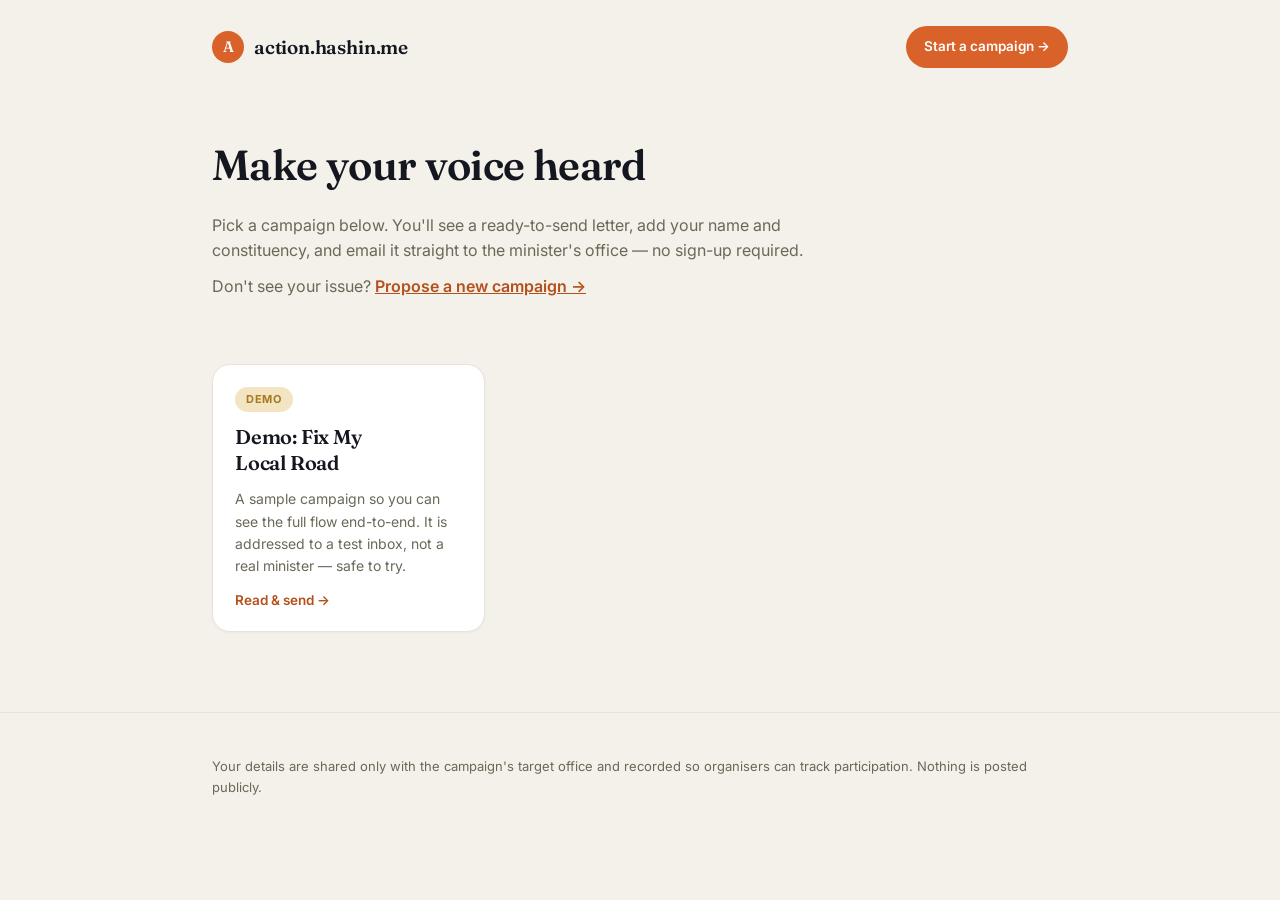
<file: index.html>
<!doctype html>
<html lang="en">
<head>
<meta charset="utf-8">
<meta name="viewport" content="width=device-width, initial-scale=1">
<title>Action &mdash; Write to your Minister</title>
<meta name="description" content="Pick a campaign, review the drafted letter, and email your minister in one click. No registration needed.">
<link rel="preconnect" href="https://fonts.googleapis.com">
<link rel="preconnect" href="https://fonts.gstatic.com" crossorigin>
<link href="https://fonts.googleapis.com/css2?family=Inter:wght@400;500;600;700;800&family=Fraunces:opsz,wght@9..144,500;9..144,600;9..144,700&display=swap" rel="stylesheet">
<link rel="stylesheet" href="assets/css/style.css">
</head>
<body>
<header class="site">
  <div class="wrap">
    <a class="brand" href="index.html">
      <span class="mark">A</span>
      <span class="name">action.hashin.me</span>
    </a>
    <a class="tagline" href="start-campaign.html">Start a campaign &rarr;</a>
  </div>
</header>

<main>
  <div class="wrap">
    <section class="hero">
      <h1>Make your voice heard</h1>
      <p>Pick a campaign below. You'll see a ready-to-send letter, add your name and constituency, and email it straight to the minister's office &mdash; no sign-up required.</p>
      <p>Don't see your issue? <a href="start-campaign.html">Propose a new campaign &rarr;</a></p>
    </section>

    <div id="campaignGrid" class="campaign-grid">
      <p>Loading campaigns&hellip;</p>
    </div>
  </div>
</main>

<footer class="site">
  <div class="wrap">
    <p>Your details are shared only with the campaign's target office and recorded so organisers can track participation. Nothing is posted publicly.</p>
  </div>
</footer>

<script src="assets/js/config.js"></script>
<script src="assets/js/app.js"></script>
<script>renderHomepage();</script>
</body>
</html>
</file>
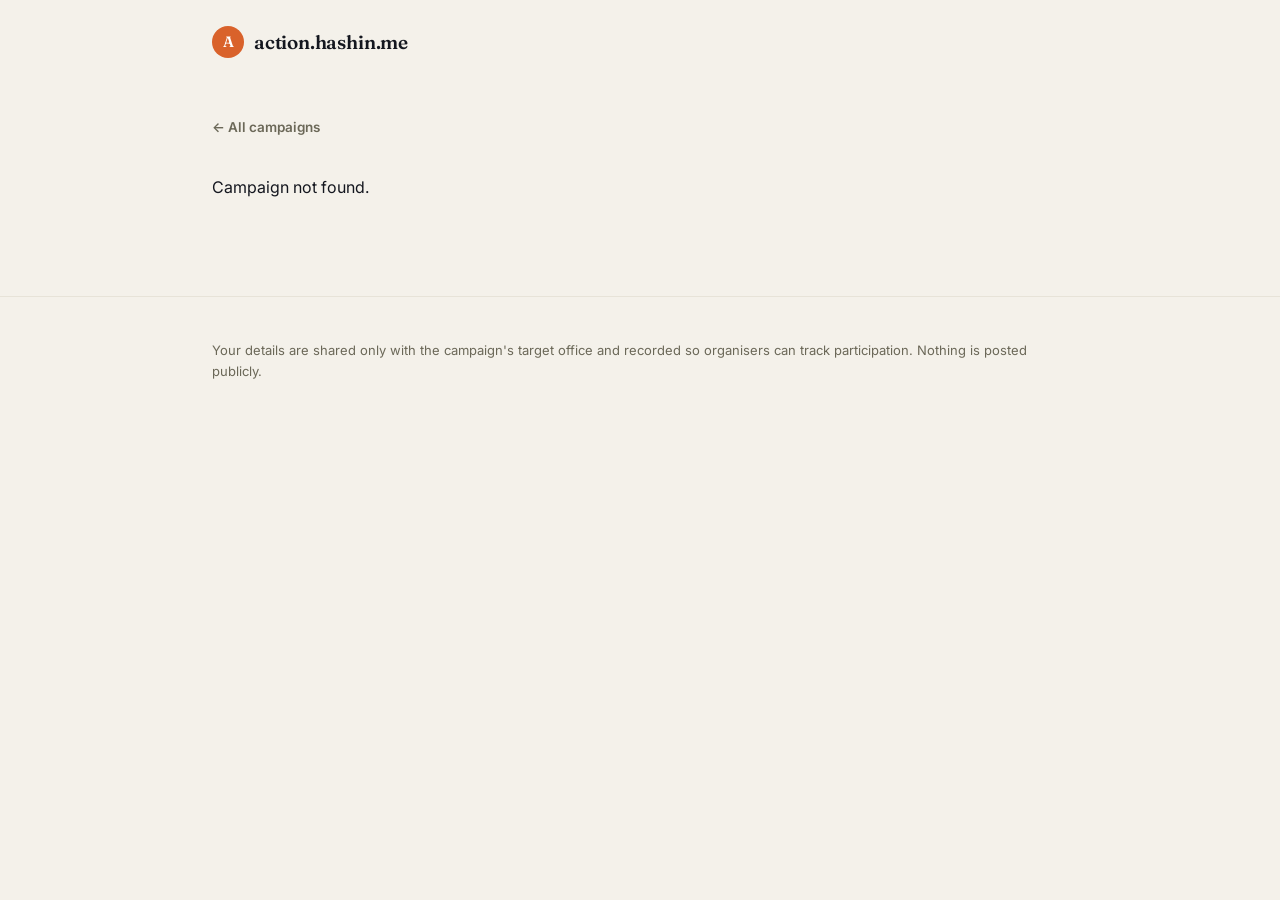
<file: campaign.html>
<!doctype html>
<html lang="en">
<head>
<meta charset="utf-8">
<meta name="viewport" content="width=device-width, initial-scale=1">
<title>Campaign &mdash; action.hashin.me</title>
<link rel="preconnect" href="https://fonts.googleapis.com">
<link rel="preconnect" href="https://fonts.gstatic.com" crossorigin>
<link href="https://fonts.googleapis.com/css2?family=Inter:wght@400;500;600;700;800&family=Fraunces:opsz,wght@9..144,500;9..144,600;9..144,700&display=swap" rel="stylesheet">
<link rel="stylesheet" href="assets/css/style.css">
</head>
<body>
<header class="site">
  <div class="wrap">
    <a class="brand" href="index.html">
      <span class="mark">A</span>
      <span class="name">action.hashin.me</span>
    </a>
  </div>
</header>

<main>
  <div class="wrap" id="campaignRoot">
    <a class="back-link" href="index.html">&larr; All campaigns</a>
    <p>Loading&hellip;</p>
  </div>
</main>

<footer class="site">
  <div class="wrap">
    <p>Your details are shared only with the campaign's target office and recorded so organisers can track participation. Nothing is posted publicly.</p>
  </div>
</footer>

<script src="assets/js/config.js"></script>
<script src="assets/js/app.js"></script>
<script>renderCampaignPage();</script>
</body>
</html>
</file>
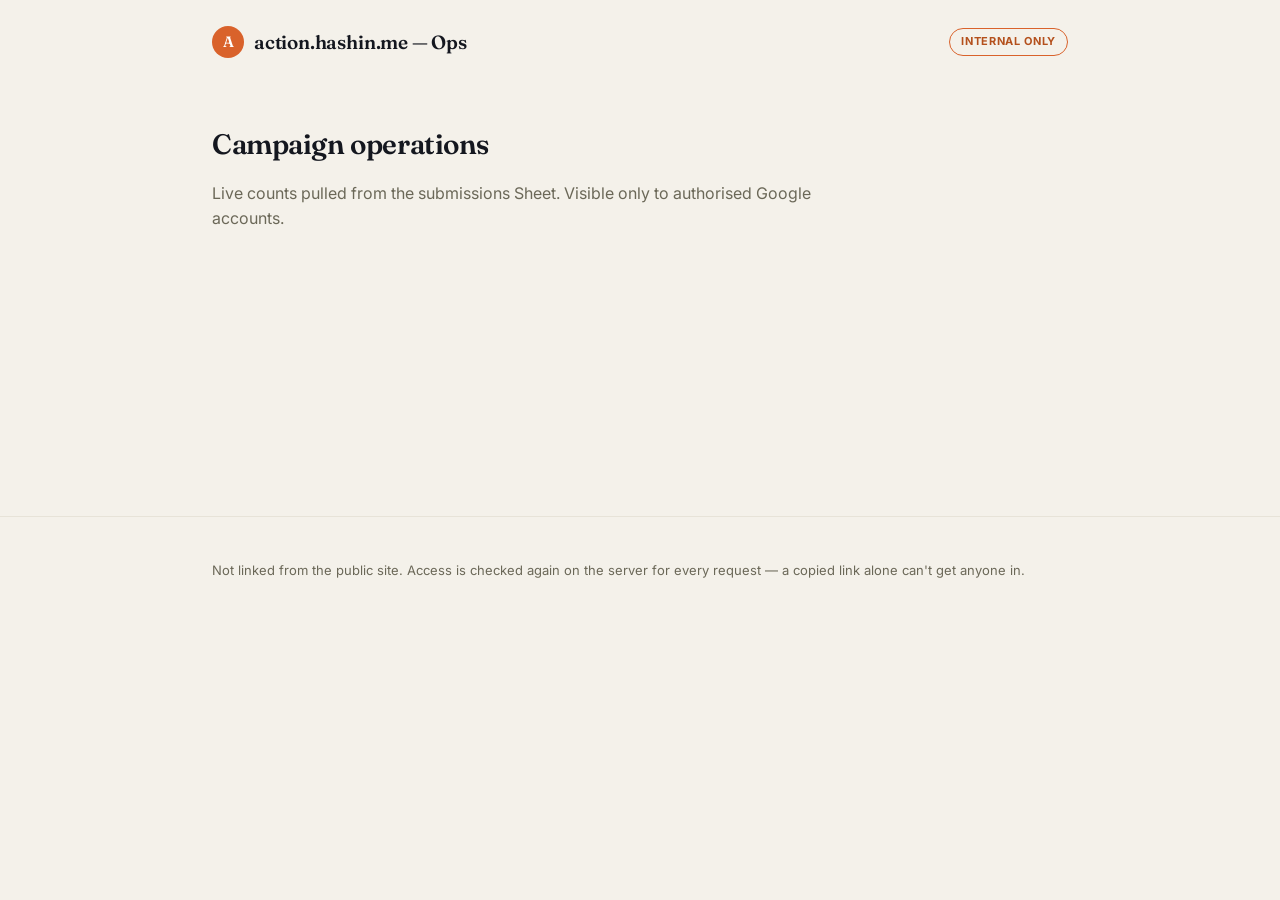
<file: ops.html>
<!doctype html>
<html lang="en">
<head>
<meta charset="utf-8">
<meta name="viewport" content="width=device-width, initial-scale=1">
<meta name="robots" content="noindex, nofollow">
<title>Ops — action.hashin.me</title>
<link rel="preconnect" href="https://fonts.googleapis.com">
<link rel="preconnect" href="https://fonts.gstatic.com" crossorigin>
<link href="https://fonts.googleapis.com/css2?family=Inter:wght@400;500;600;700;800&family=Fraunces:opsz,wght@9..144,500;9..144,600;9..144,700&display=swap" rel="stylesheet">
<link rel="stylesheet" href="assets/css/style.css">
<script src="https://accounts.google.com/gsi/client" async defer></script>
</head>
<body>
<header class="site">
  <div class="wrap">
    <a class="brand" href="index.html">
      <span class="mark">A</span>
      <span class="name">action.hashin.me &mdash; Ops</span>
    </a>
    <span class="badge outline">Internal only</span>
  </div>
</header>

<main>
  <div class="wrap">
    <section class="hero" style="border-bottom:none;margin-bottom:0">
      <h1 style="font-size:28px">Campaign operations</h1>
      <p>Live counts pulled from the submissions Sheet. Visible only to authorised Google accounts.</p>
    </section>

    <div id="signinGate" style="text-align:center;padding:48px 0">
      <div id="gsiButton" style="display:inline-block"></div>
      <p class="status-msg" id="authStatus"></p>
    </div>

    <div id="dashboard" style="display:none"></div>
  </div>
</main>

<footer class="site">
  <div class="wrap">
    <p>Not linked from the public site. Access is checked again on the server for every request &mdash; a copied link alone can't get anyone in.</p>
  </div>
</footer>

<script src="assets/js/config.js"></script>
<script src="assets/js/app.js"></script>
<script src="assets/js/ops.js"></script>
</body>
</html>
</file>
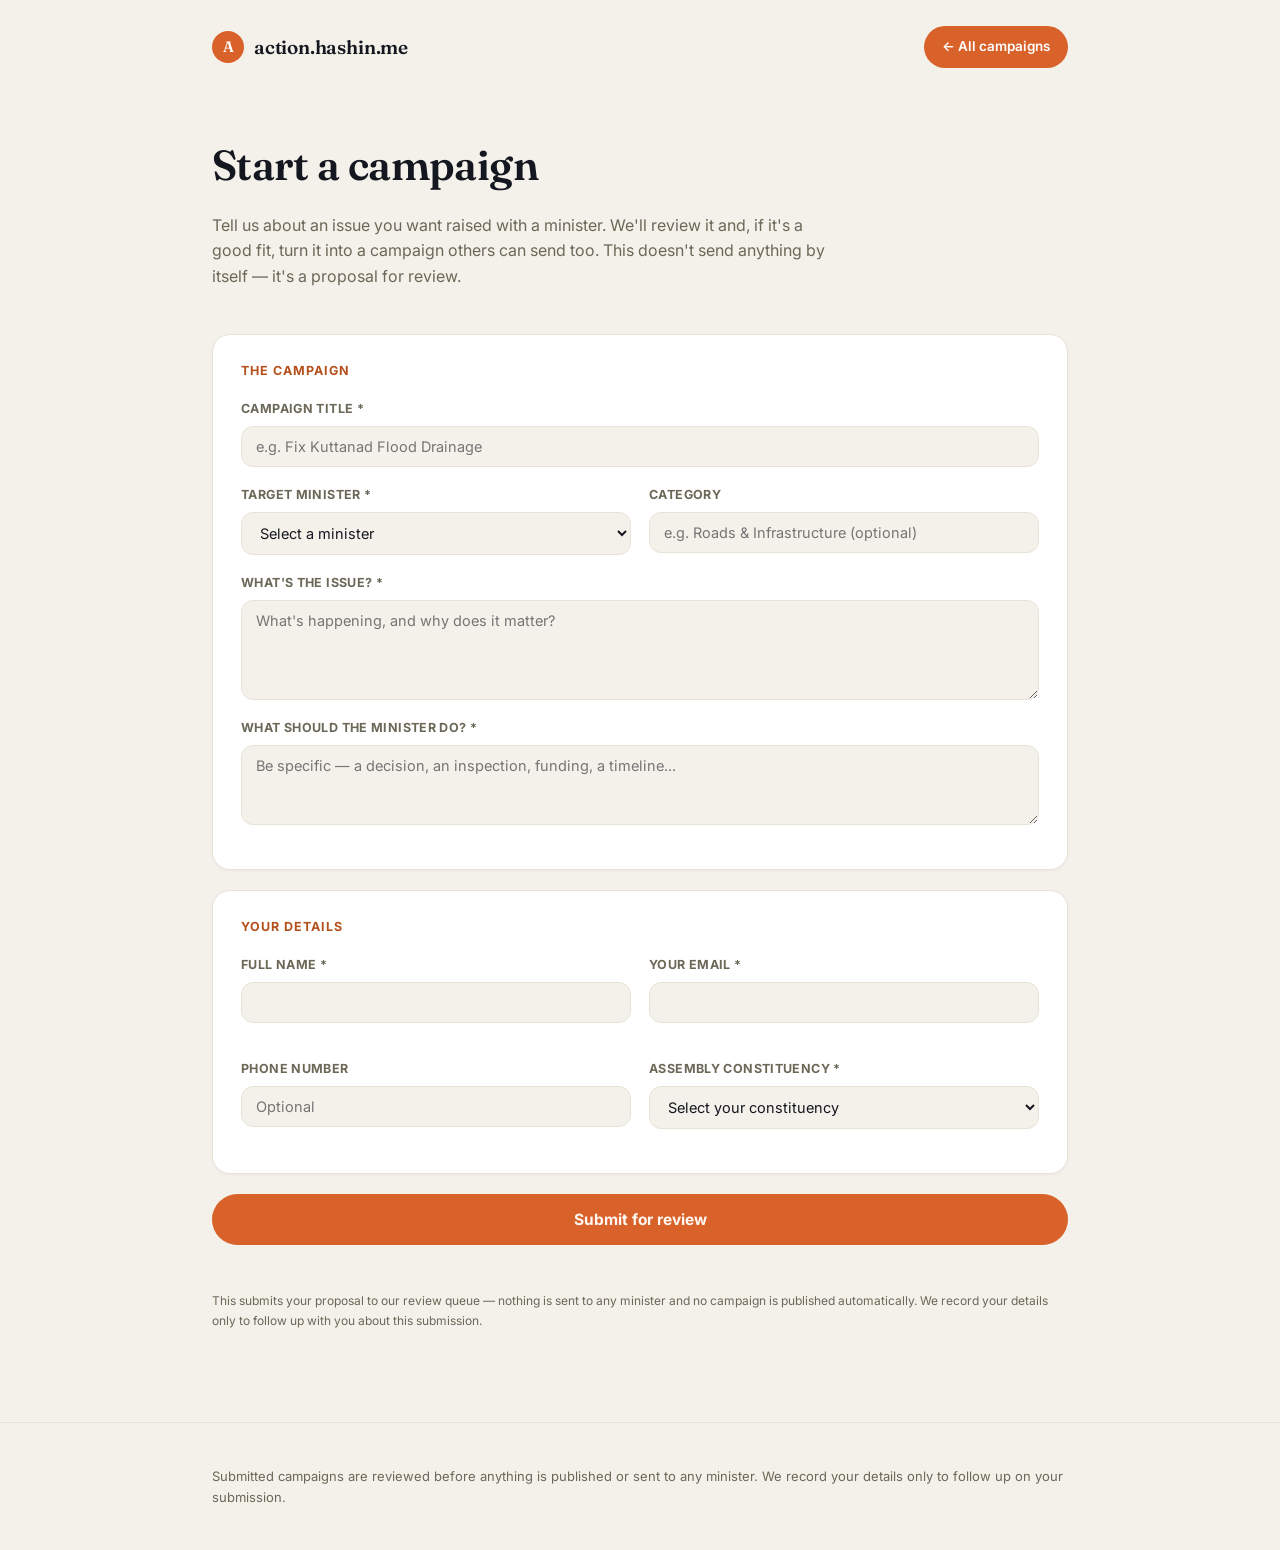
<file: start-campaign.html>
<!doctype html>
<html lang="en">
<head>
<meta charset="utf-8">
<meta name="viewport" content="width=device-width, initial-scale=1">
<title>Start a Campaign &mdash; action.hashin.me</title>
<meta name="description" content="Propose a new campaign: pick a minister, describe the issue, and submit it for review.">
<link rel="preconnect" href="https://fonts.googleapis.com">
<link rel="preconnect" href="https://fonts.gstatic.com" crossorigin>
<link href="https://fonts.googleapis.com/css2?family=Inter:wght@400;500;600;700;800&family=Fraunces:opsz,wght@9..144,500;9..144,600;9..144,700&display=swap" rel="stylesheet">
<link rel="stylesheet" href="assets/css/style.css">
</head>
<body>
<header class="site">
  <div class="wrap">
    <a class="brand" href="index.html">
      <span class="mark">A</span>
      <span class="name">action.hashin.me</span>
    </a>
    <a class="tagline" href="index.html">&larr; All campaigns</a>
  </div>
</header>

<main>
  <div class="wrap" id="startCampaignRoot">
    <p>Loading&hellip;</p>
  </div>
</main>

<footer class="site">
  <div class="wrap">
    <p>Submitted campaigns are reviewed before anything is published or sent to any minister. We record your details only to follow up on your submission.</p>
  </div>
</footer>

<script src="assets/js/config.js"></script>
<script src="assets/js/app.js"></script>
<script>renderStartCampaignPage();</script>
</body>
</html>
</file>
<file: assets/css/style.css>
:root {
  --paper: #f4f1ea;
  --card: #ffffff;
  --ink: #14171f;
  --ink-soft: #6b6858;
  --accent: #d9622b;
  --accent-dark: #b4501c;
  --accent-soft: #fbe7da;
  --line: #e7e3d8;
  --moss: #1f6f5c;
  --moss-soft: #e4f0eb;
  --ochre: #a8791e;
  --ochre-soft: #f3e4c2;
  --danger: #a6362b;
  --danger-soft: #f3ddd8;
  --radius: 12px;
  --radius-lg: 18px;
  --max: 900px;
  --font-display: "Fraunces", Georgia, "Times New Roman", serif;
  --font-body: "Inter", -apple-system, BlinkMacSystemFont, "Segoe UI", sans-serif;
}

@media (prefers-color-scheme: dark) {
  :root {
    --paper: #14161a;
    --card: #1c1f24;
    --ink: #f1efe9;
    --ink-soft: #a8a495;
    --accent: #e8804f;
    --accent-dark: #f2996d;
    --accent-soft: #3a2a1f;
    --line: #2c2f35;
    --moss: #55a68d;
    --moss-soft: #1c2b26;
    --ochre: #d1a44e;
    --ochre-soft: #322910;
    --danger: #e28a7c;
    --danger-soft: #3a221d;
  }
}

* { box-sizing: border-box; }

html, body {
  margin: 0;
  padding: 0;
  background: var(--paper);
  color: var(--ink);
  font-family: var(--font-body);
  line-height: 1.6;
  -webkit-font-smoothing: antialiased;
}

h1, h2, h3 { font-family: var(--font-display); font-weight: 600; letter-spacing: -0.01em; text-wrap: balance; }

a { color: var(--accent-dark); }
a:hover { color: var(--accent); }

:focus-visible {
  outline: 2px solid var(--accent);
  outline-offset: 2px;
}

.wrap {
  max-width: var(--max);
  margin: 0 auto;
  padding: 0 22px;
}

header.site {
  border-bottom: none;
  background: var(--paper);
}

header.site .wrap {
  display: flex;
  align-items: center;
  justify-content: space-between;
  padding-top: 26px;
  padding-bottom: 26px;
}

.brand {
  display: flex;
  align-items: center;
  gap: 10px;
  text-decoration: none;
  color: var(--ink);
}
.brand:hover { color: var(--ink); }

.brand .mark {
  width: 32px;
  height: 32px;
  border-radius: 50%;
  background: var(--accent);
  border: none;
  color: #fff;
  font-family: var(--font-display);
  font-weight: 600;
  font-size: 15px;
  display: flex;
  align-items: center;
  justify-content: center;
  flex-shrink: 0;
}

.brand .name {
  font-family: var(--font-display);
  font-weight: 600;
  font-size: 19px;
  letter-spacing: -0.01em;
}

.tagline {
  font-size: 13.5px;
  font-weight: 600;
  color: #fff;
  background: var(--accent);
  padding: 10px 18px;
  border-radius: 999px;
  text-decoration: none;
}
.tagline:hover { background: var(--accent-dark); color: #fff; }

main { padding: 30px 0 80px; }

.hero {
  padding: 8px 0 36px;
  border-bottom: none;
  margin-bottom: 8px;
}

.hero h1 {
  font-size: clamp(30px, 4.4vw, 42px);
  font-weight: 600;
  margin: 0 0 14px;
  letter-spacing: -0.015em;
}

.hero p {
  color: var(--ink-soft);
  max-width: 62ch;
  margin: 0 0 10px;
  font-size: 16px;
}
.hero p:last-child { margin-bottom: 0; }
.hero p a { font-weight: 600; }

.campaign-grid {
  display: grid;
  grid-template-columns: repeat(auto-fill, minmax(270px, 1fr));
  gap: 18px;
  margin-top: 28px;
}

.card {
  background: var(--card);
  border: 1px solid var(--line);
  border-left: 1px solid var(--line);
  border-radius: var(--radius-lg);
  padding: 22px 22px 20px;
  text-decoration: none;
  color: inherit;
  display: flex;
  flex-direction: column;
  gap: 12px;
  box-shadow: 0 1px 3px rgba(20, 23, 20, 0.04);
  transition: transform 0.15s ease, box-shadow 0.15s ease;
}

.card:hover {
  transform: translateY(-3px);
  box-shadow: 0 16px 32px rgba(20, 23, 20, 0.1);
  border-left-color: var(--line);
}

.badge {
  display: inline-block;
  font-family: var(--font-body);
  font-size: 11px;
  font-weight: 700;
  text-transform: uppercase;
  letter-spacing: 0.06em;
  padding: 4px 11px;
  border-radius: 999px;
  width: fit-content;
}

.badge.demo { background: var(--ochre-soft); color: var(--ochre); }
.badge.live { background: var(--moss-soft); color: var(--moss); }
.badge.closed { background: var(--line); color: var(--ink-soft); }
.badge.outline { background: transparent; border: 1px solid var(--accent); color: var(--accent-dark); }

.table { width: 100%; border-collapse: collapse; font-size: 13.5px; }
.table th {
  text-align: left;
  font-size: 10.5px;
  letter-spacing: 0.06em;
  text-transform: uppercase;
  color: var(--ink-soft);
  padding: 10px 12px;
  border-bottom: 1.5px solid var(--line);
}
.table td { padding: 12px; border-bottom: 1px solid var(--line); }
.table tbody tr:hover { background: var(--paper); }

.card h3 {
  margin: 0;
  font-size: 20px;
  font-weight: 600;
  line-height: 1.3;
}
.card p { margin: 0; color: var(--ink-soft); font-size: 14px; flex: 1; }

.card .cta {
  margin-top: auto;
  font-weight: 600;
  color: var(--accent-dark);
  font-size: 13.5px;
}

.empty-state {
  border: 1px dashed var(--line);
  border-radius: var(--radius-lg);
  padding: 36px;
  text-align: center;
  color: var(--ink-soft);
  background: var(--card);
}

/* Campaign detail page */
.back-link {
  display: inline-block;
  margin-bottom: 20px;
  font-size: 13.5px;
  font-weight: 600;
  color: var(--ink-soft);
  text-decoration: none;
}
.back-link:hover { color: var(--accent-dark); }

.detail-header h1 {
  font-size: clamp(26px, 3.6vw, 32px);
  font-weight: 600;
  margin: 8px 0 10px;
}

.detail-header .to-line {
  color: var(--ink-soft);
  font-size: 14px;
  margin-bottom: 22px;
  font-variant-numeric: tabular-nums;
}

.panel {
  background: var(--card);
  border: 1px solid var(--line);
  border-radius: var(--radius-lg);
  padding: 26px 28px;
  margin-bottom: 20px;
  box-shadow: 0 1px 3px rgba(20, 23, 20, 0.04);
}

.panel h2 {
  font-family: var(--font-body);
  font-size: 12.5px;
  font-weight: 700;
  text-transform: uppercase;
  letter-spacing: 0.08em;
  color: var(--accent-dark);
  margin: 0 0 18px;
  padding-bottom: 0;
  border-bottom: none;
}

textarea#letterPreview {
  width: 100%;
  min-height: 260px;
  border: 1.5px solid var(--line);
  border-radius: var(--radius);
  padding: 18px;
  font-family: "Fraunces", ui-serif, Georgia, serif;
  font-size: 14.5px;
  line-height: 1.75;
  resize: vertical;
  background: var(--paper);
  color: var(--ink);
}

.field-grid {
  display: grid;
  grid-template-columns: 1fr 1fr;
  gap: 18px;
}

.field { display: flex; flex-direction: column; gap: 7px; margin-bottom: 18px; min-width: 0; }
.field.full { grid-column: 1 / -1; }

.field label {
  font-size: 12.5px;
  font-weight: 700;
  text-transform: uppercase;
  letter-spacing: 0.03em;
  color: var(--ink-soft);
}

.field input, .field select, .field textarea {
  border: 1.5px solid var(--line);
  border-radius: var(--radius);
  padding: 11px 14px;
  font-size: 14.5px;
  font-family: var(--font-body);
  background: var(--paper);
  color: var(--ink);
}

.field textarea { resize: vertical; font-family: var(--font-body); }

.field input:focus, .field select:focus, .field textarea:focus, textarea:focus {
  outline: 2px solid var(--accent);
  outline-offset: 1px;
  border-color: var(--accent);
}

.hint { font-size: 12px; color: var(--ink-soft); }

.send-btn {
  appearance: none;
  border: none;
  background: var(--accent);
  color: #fff8f2;
  font-family: var(--font-body);
  font-size: 15.5px;
  font-weight: 700;
  padding: 16px 22px;
  border-radius: 999px;
  cursor: pointer;
  width: 100%;
  transition: background 0.15s ease, transform 0.15s ease;
}
.send-btn:hover { background: var(--accent-dark); }
.send-btn:active { transform: translateY(1px); }
.send-btn:disabled { background: var(--line); color: var(--ink-soft); cursor: not-allowed; }

.btn-secondary {
  display: inline-flex;
  align-items: center;
  justify-content: center;
  gap: 8px;
  font-family: var(--font-body);
  font-weight: 600;
  font-size: 13.5px;
  padding: 12px 20px;
  border-radius: 999px;
  border: 1.5px solid var(--line);
  background: var(--card);
  color: var(--ink);
  cursor: pointer;
  text-decoration: none;
  transition: background 0.15s ease;
}
.btn-secondary:hover { background: var(--paper); }

.secondary-row {
  display: flex;
  gap: 22px;
  justify-content: center;
  flex-wrap: wrap;
  margin-top: 14px;
}

.secondary-link {
  appearance: none;
  border: none;
  background: none;
  color: var(--ink-soft);
  font-family: var(--font-body);
  font-size: 13.5px;
  text-decoration: underline;
  text-underline-offset: 2px;
  cursor: pointer;
  padding: 4px 0;
}
.secondary-link:hover { color: var(--accent-dark); }

.status-msg {
  margin-top: 14px;
  font-size: 13.5px;
  min-height: 1.4em;
}
.status-msg.error { color: var(--danger); }
.status-msg.ok { color: var(--moss); }

.privacy-note {
  font-size: 12px;
  color: var(--ink-soft);
  margin-top: 14px;
}

.demo-flag {
  background: var(--ochre-soft);
  border: none;
  color: var(--ink);
  border-radius: var(--radius);
  padding: 14px 16px;
  font-size: 13.5px;
  margin-bottom: 20px;
}

footer.site {
  border-top: 1px solid var(--line);
  padding: 30px 0;
  color: var(--ink-soft);
  font-size: 13px;
}

@media (max-width: 640px) {
  .field-grid { grid-template-columns: 1fr; }
}
</file>
